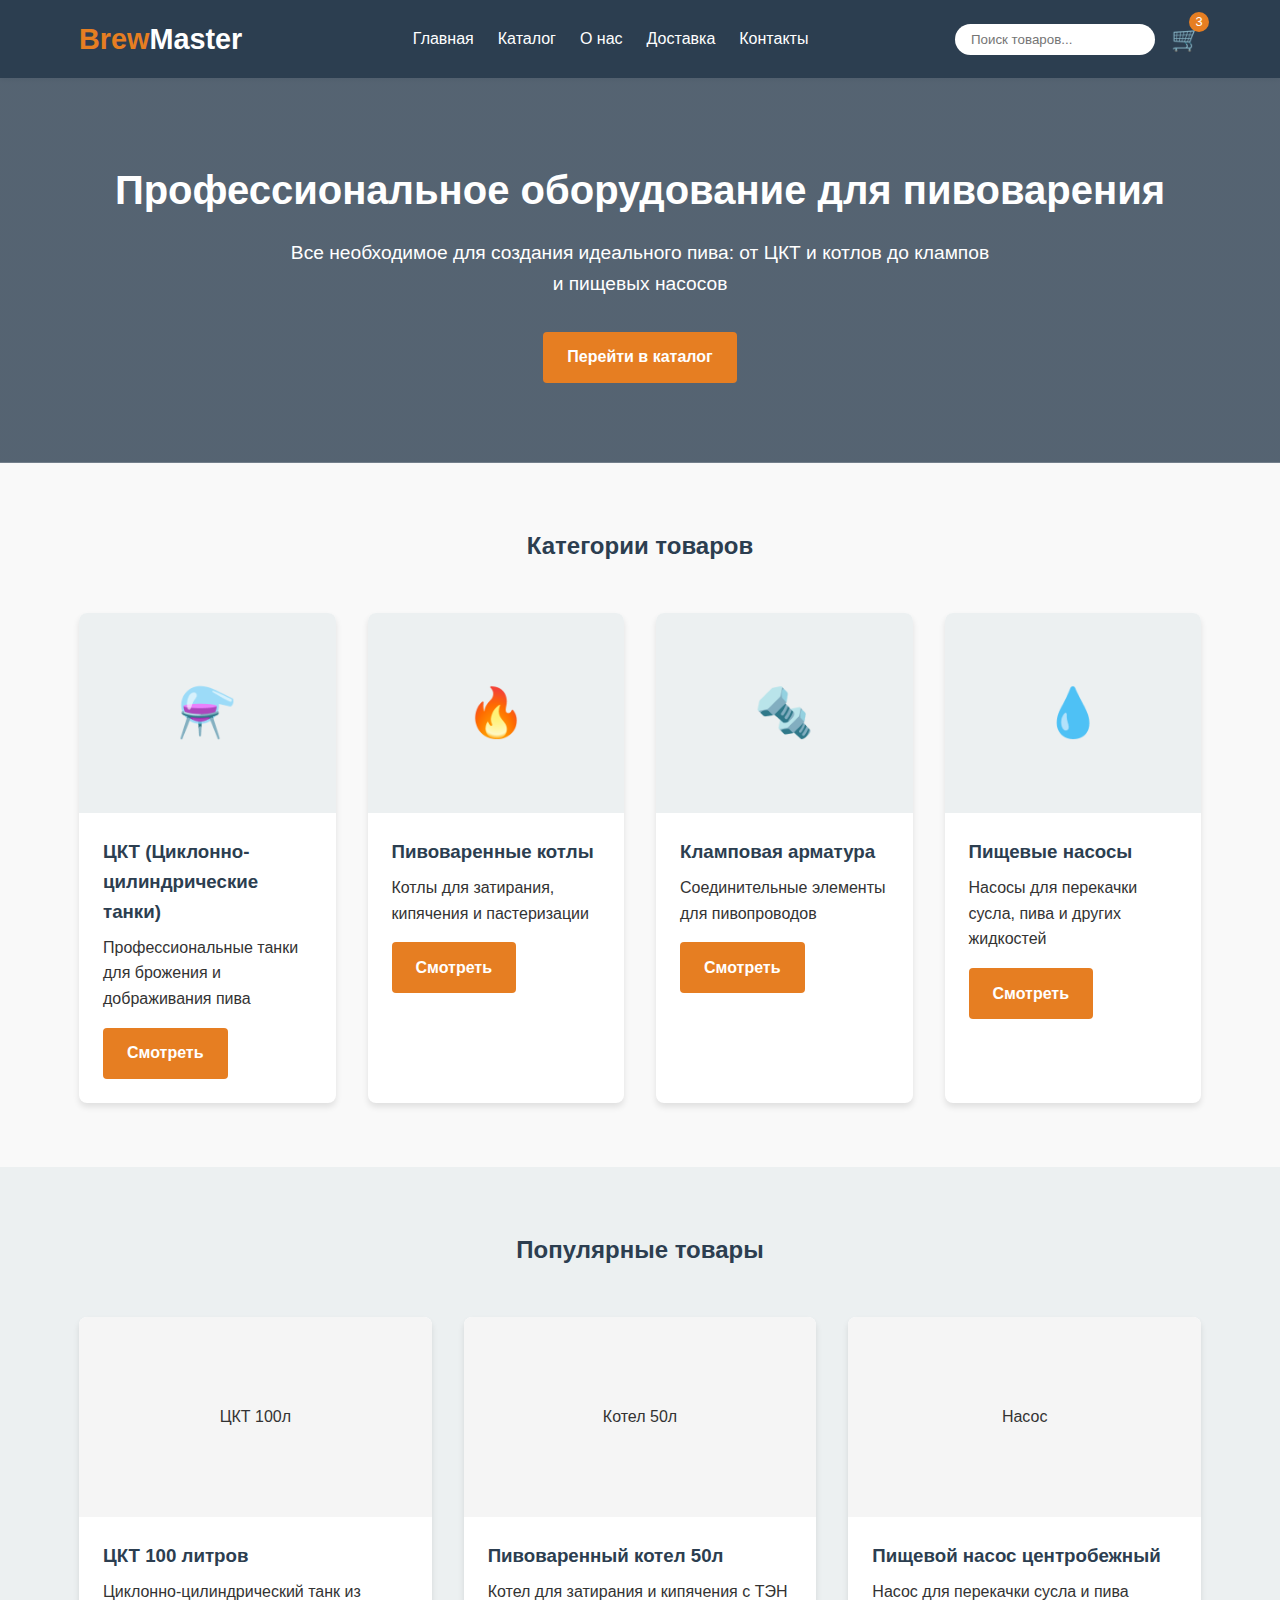
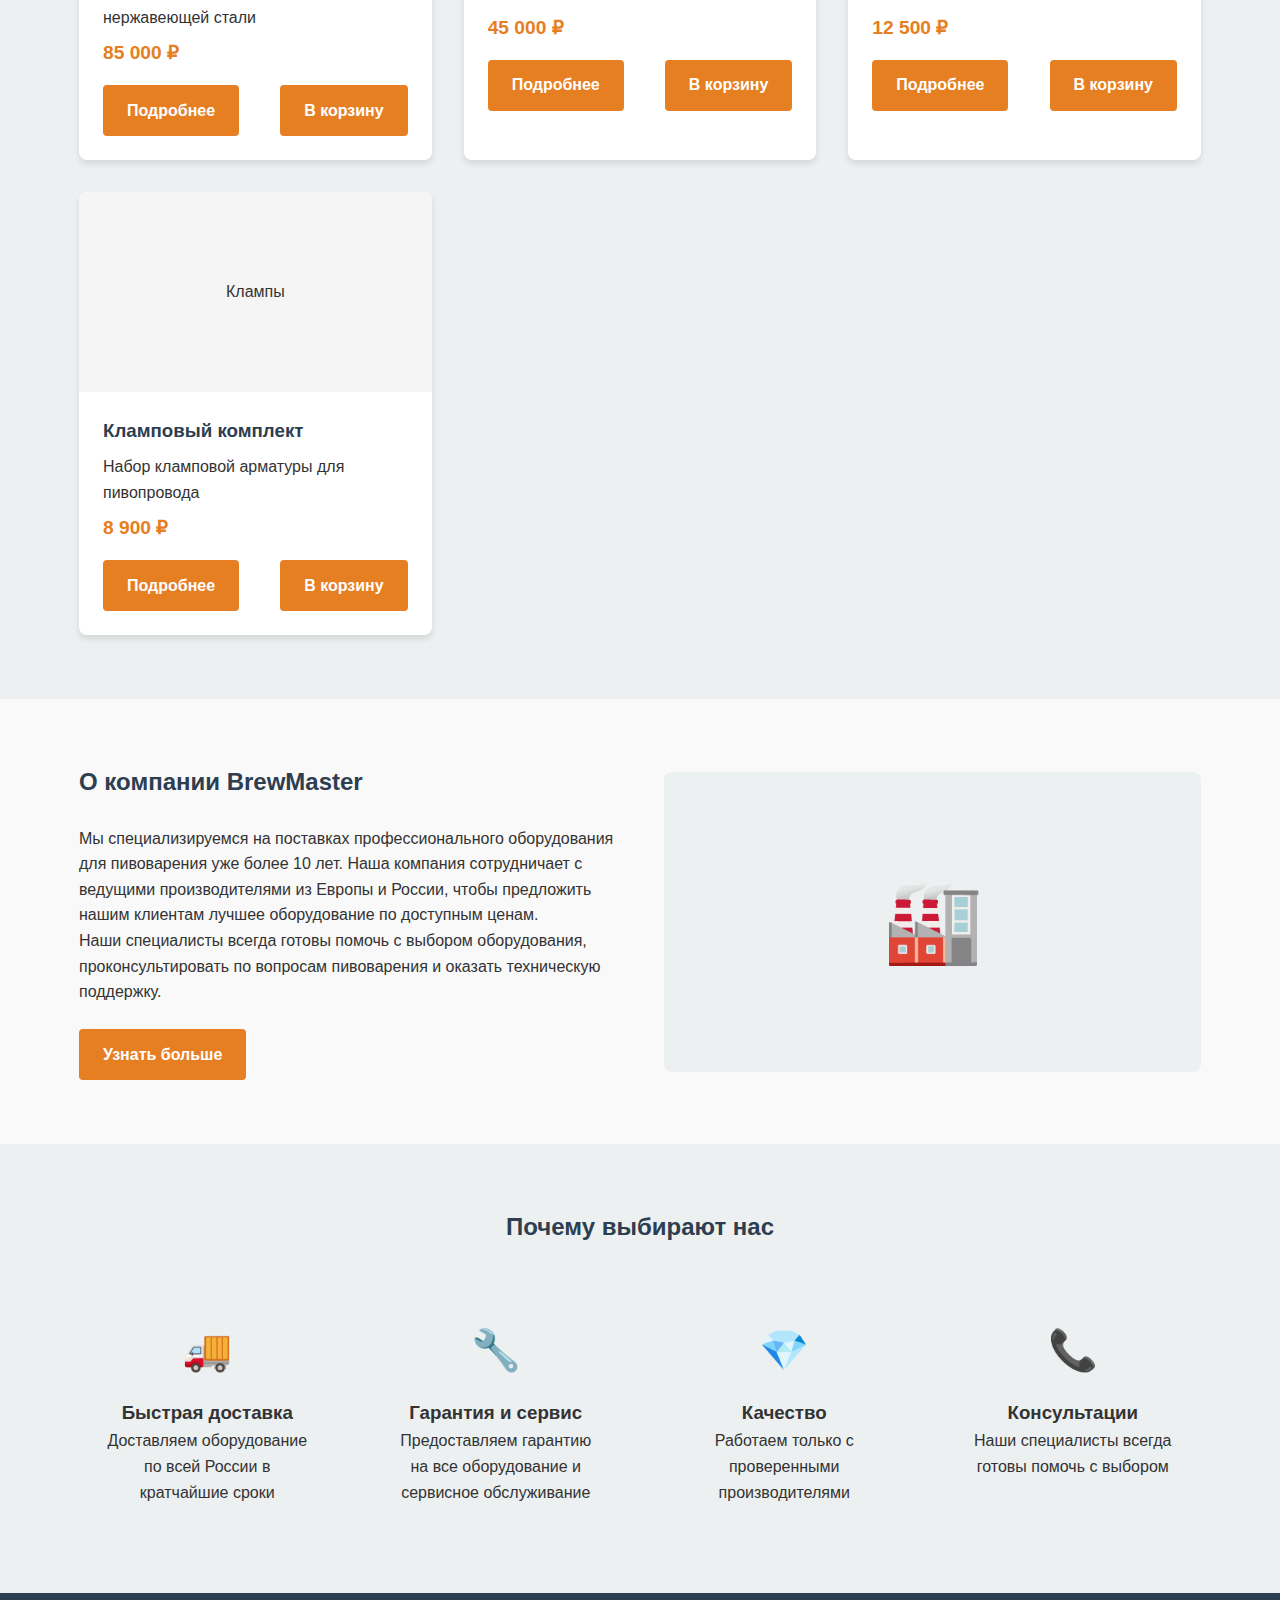
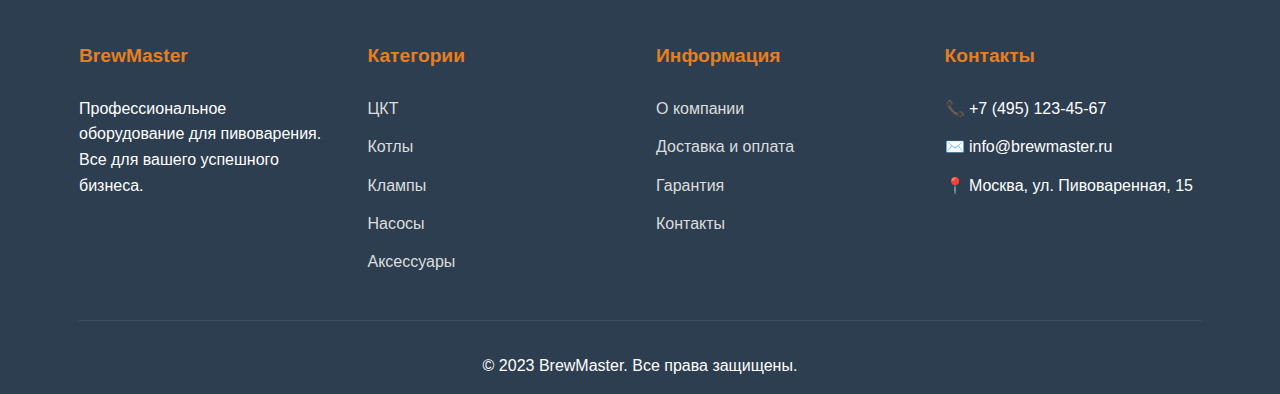
<file: src/main/resources/templates/index.html>
<!DOCTYPE html>
<html lang="ru" xmlns:th="http://www.thymeleaf.org">
<head>
    <meta charset="UTF-8">
    <meta name="viewport" content="width=device-width, initial-scale=1.0">
    <title>BrewMaster - Оборудование для пивоварения</title>
    <style>
        /* Базовые стили */
        :root {
            --primary: #e67e22;
            --secondary: #2c3e50;
            --light: #ecf0f1;
            --dark: #34495e;
            --accent: #d35400;
        }

        * {
            margin: 0;
            padding: 0;
            box-sizing: border-box;
            font-family: 'Segoe UI', Tahoma, Geneva, Verdana, sans-serif;
        }

        body {
            background-color: #f9f9f9;
            color: #333;
            line-height: 1.6;
        }

        .container {
            width: 90%;
            max-width: 1200px;
            margin: 0 auto;
            padding: 0 15px;
        }

        /* Шапка */
        header {
            background-color: var(--secondary);
            color: white;
            padding: 1rem 0;
            box-shadow: 0 2px 5px rgba(0,0,0,0.1);
        }

        .header-content {
            display: flex;
            justify-content: space-between;
            align-items: center;
        }

        .logo {
            font-size: 1.8rem;
            font-weight: bold;
            color: var(--primary);
        }

        .logo span {
            color: white;
        }

        nav ul {
            display: flex;
            list-style: none;
        }

        nav ul li {
            margin-left: 1.5rem;
        }

        nav ul li a {
            color: white;
            text-decoration: none;
            font-weight: 500;
            transition: color 0.3s;
        }

        nav ul li a:hover {
            color: var(--primary);
        }

        .header-actions {
            display: flex;
            align-items: center;
        }

        .search-cart {
            display: flex;
            align-items: center;
        }

        .search-box {
            position: relative;
            margin-right: 1rem;
        }

        .search-box input {
            padding: 0.5rem 1rem;
            border: none;
            border-radius: 20px;
            outline: none;
            width: 200px;
        }

        .cart-icon {
            position: relative;
            font-size: 1.5rem;
            color: white;
            cursor: pointer;
        }

        .cart-count {
            position: absolute;
            top: -8px;
            right: -8px;
            background-color: var(--primary);
            color: white;
            border-radius: 50%;
            width: 20px;
            height: 20px;
            display: flex;
            justify-content: center;
            align-items: center;
            font-size: 0.8rem;
        }

        /* Герой секция */
        .hero {
            background: linear-gradient(rgba(44, 62, 80, 0.8), rgba(44, 62, 80, 0.8)), url('https://images.unsplash.com/photo-1532634922-8fe0b757fb13?ixlib=rb-1.2.1&auto=format&fit=crop&w=1350&q=80');
            background-size: cover;
            background-position: center;
            color: white;
            padding: 5rem 0;
            text-align: center;
        }

        .hero h1 {
            font-size: 2.5rem;
            margin-bottom: 1rem;
        }

        .hero p {
            font-size: 1.2rem;
            max-width: 700px;
            margin: 0 auto 2rem;
        }

        .btn {
            display: inline-block;
            background-color: var(--primary);
            color: white;
            padding: 0.8rem 1.5rem;
            border: none;
            border-radius: 4px;
            font-size: 1rem;
            font-weight: 600;
            cursor: pointer;
            transition: background-color 0.3s;
            text-decoration: none;
        }

        .btn:hover {
            background-color: var(--accent);
        }

        /* Категории */
        .categories {
            padding: 4rem 0;
        }

        .section-title {
            text-align: center;
            margin-bottom: 3rem;
            color: var(--secondary);
        }

        .category-grid {
            display: grid;
            grid-template-columns: repeat(auto-fit, minmax(250px, 1fr));
            gap: 2rem;
        }

        .category-card {
            background-color: white;
            border-radius: 8px;
            overflow: hidden;
            box-shadow: 0 4px 6px rgba(0,0,0,0.1);
            transition: transform 0.3s;
        }

        .category-card:hover {
            transform: translateY(-5px);
        }

        .category-img {
            height: 200px;
            background-color: var(--light);
            display: flex;
            justify-content: center;
            align-items: center;
            font-size: 3rem;
            color: var(--secondary);
        }

        .category-content {
            padding: 1.5rem;
        }

        .category-content h3 {
            margin-bottom: 0.5rem;
            color: var(--secondary);
        }

        /* Популярные товары */
        .featured-products {
            padding: 4rem 0;
            background-color: var(--light);
        }

        .product-grid {
            display: grid;
            grid-template-columns: repeat(auto-fill, minmax(280px, 1fr));
            gap: 2rem;
        }

        .product-card {
            background-color: white;
            border-radius: 8px;
            overflow: hidden;
            box-shadow: 0 4px 6px rgba(0,0,0,0.1);
            transition: transform 0.3s;
        }

        .product-card:hover {
            transform: translateY(-5px);
        }

        .product-img {
            height: 200px;
            background-color: #f5f5f5;
            display: flex;
            justify-content: center;
            align-items: center;
        }

        .product-content {
            padding: 1.5rem;
        }

        .product-content h3 {
            margin-bottom: 0.5rem;
            color: var(--secondary);
        }

        .product-price {
            font-size: 1.2rem;
            font-weight: bold;
            color: var(--primary);
            margin: 0.5rem 0;
        }

        .product-actions {
            display: flex;
            justify-content: space-between;
            margin-top: 1rem;
        }

        /* О нас */
        .about {
            padding: 4rem 0;
        }

        .about-content {
            display: grid;
            grid-template-columns: 1fr 1fr;
            gap: 3rem;
            align-items: center;
        }

        .about-text h2 {
            margin-bottom: 1.5rem;
            color: var(--secondary);
        }

        .about-image {
            background-color: var(--light);
            height: 300px;
            border-radius: 8px;
            display: flex;
            justify-content: center;
            align-items: center;
            font-size: 5rem;
            color: var(--secondary);
        }

        /* Преимущества */
        .benefits {
            padding: 4rem 0;
            background-color: var(--light);
        }

        .benefits-grid {
            display: grid;
            grid-template-columns: repeat(auto-fit, minmax(250px, 1fr));
            gap: 2rem;
        }

        .benefit-item {
            text-align: center;
            padding: 1.5rem;
        }

        .benefit-icon {
            font-size: 2.5rem;
            color: var(--primary);
            margin-bottom: 1rem;
        }

        /* Подвал */
        footer {
            background-color: var(--secondary);
            color: white;
            padding: 3rem 0 1rem;
        }

        .footer-content {
            display: grid;
            grid-template-columns: repeat(auto-fit, minmax(200px, 1fr));
            gap: 2rem;
            margin-bottom: 2rem;
        }

        .footer-column h3 {
            color: var(--primary);
            margin-bottom: 1.5rem;
            font-size: 1.2rem;
        }

        .footer-column ul {
            list-style: none;
        }

        .footer-column ul li {
            margin-bottom: 0.8rem;
        }

        .footer-column ul li a {
            color: #ddd;
            text-decoration: none;
            transition: color 0.3s;
        }

        .footer-column ul li a:hover {
            color: var(--primary);
        }

        .footer-bottom {
            text-align: center;
            padding-top: 2rem;
            border-top: 1px solid rgba(255,255,255,0.1);
        }

        /* Адаптивность */
        @media (max-width: 768px) {
            .header-content {
                flex-direction: column;
                text-align: center;
            }

            nav ul {
                margin: 1rem 0;
            }

            .search-box input {
                width: 150px;
            }

            .hero h1 {
                font-size: 2rem;
            }

            .about-content {
                grid-template-columns: 1fr;
            }
        }
    </style>
</head>
<body>
<!-- Шапка -->
<header>
    <div class="container">
        <div class="header-content">
            <div class="logo">Brew<span>Master</span></div>
            <nav>
                <ul>
                    <li><a href="#">Главная</a></li>
                    <li><a href="#">Каталог</a></li>
                    <li><a href="#">О нас</a></li>
                    <li><a href="#">Доставка</a></li>
                    <li><a href="#">Контакты</a></li>
                </ul>
            </nav>
            <div class="header-actions">
                <div class="search-cart">
                    <div class="search-box">
                        <input type="text" placeholder="Поиск товаров...">
                    </div>
                    <div class="cart-icon">
                        🛒
                        <div class="cart-count">3</div>
                    </div>
                </div>
            </div>
        </div>
    </div>
</header>

<!-- Герой секция -->
<section class="hero">
    <div class="container">
        <h1>Профессиональное оборудование для пивоварения</h1>
        <p>Все необходимое для создания идеального пива: от ЦКТ и котлов до клампов и пищевых насосов</p>
        <a href="#" class="btn">Перейти в каталог</a>
    </div>
</section>

<!-- Категории -->
<section class="categories">
    <div class="container">
        <h2 class="section-title">Категории товаров</h2>
        <div class="category-grid">
            <div class="category-card">
                <div class="category-img">⚗️</div>
                <div class="category-content">
                    <h3>ЦКТ (Циклонно-цилиндрические танки)</h3>
                    <p>Профессиональные танки для брожения и дображивания пива</p>
                    <a href="#" class="btn" style="margin-top: 1rem;">Смотреть</a>
                </div>
            </div>
            <div class="category-card">
                <div class="category-img">🔥</div>
                <div class="category-content">
                    <h3>Пивоваренные котлы</h3>
                    <p>Котлы для затирания, кипячения и пастеризации</p>
                    <a href="#" class="btn" style="margin-top: 1rem;">Смотреть</a>
                </div>
            </div>
            <div class="category-card">
                <div class="category-img">🔩</div>
                <div class="category-content">
                    <h3>Кламповая арматура</h3>
                    <p>Соединительные элементы для пивопроводов</p>
                    <a href="#" class="btn" style="margin-top: 1rem;">Смотреть</a>
                </div>
            </div>
            <div class="category-card">
                <div class="category-img">💧</div>
                <div class="category-content">
                    <h3>Пищевые насосы</h3>
                    <p>Насосы для перекачки сусла, пива и других жидкостей</p>
                    <a href="#" class="btn" style="margin-top: 1rem;">Смотреть</a>
                </div>
            </div>
        </div>
    </div>
</section>

<!-- Популярные товары -->
<section class="featured-products">
    <div class="container">
        <h2 class="section-title">Популярные товары</h2>
        <div class="product-grid">
            <div class="product-card">
                <div class="product-img">ЦКТ 100л</div>
                <div class="product-content">
                    <h3>ЦКТ 100 литров</h3>
                    <p>Циклонно-цилиндрический танк из нержавеющей стали</p>
                    <div class="product-price">85 000 ₽</div>
                    <div class="product-actions">
                        <a href="#" class="btn">Подробнее</a>
                        <a href="#" class="btn">В корзину</a>
                    </div>
                </div>
            </div>
            <div class="product-card">
                <div class="product-img">Котел 50л</div>
                <div class="product-content">
                    <h3>Пивоваренный котел 50л</h3>
                    <p>Котел для затирания и кипячения с ТЭН</p>
                    <div class="product-price">45 000 ₽</div>
                    <div class="product-actions">
                        <a href="#" class="btn">Подробнее</a>
                        <a href="#" class="btn">В корзину</a>
                    </div>
                </div>
            </div>
            <div class="product-card">
                <div class="product-img">Насос</div>
                <div class="product-content">
                    <h3>Пищевой насос центробежный</h3>
                    <p>Насос для перекачки сусла и пива</p>
                    <div class="product-price">12 500 ₽</div>
                    <div class="product-actions">
                        <a href="#" class="btn">Подробнее</a>
                        <a href="#" class="btn">В корзину</a>
                    </div>
                </div>
            </div>
            <div class="product-card">
                <div class="product-img">Клампы</div>
                <div class="product-content">
                    <h3>Кламповый комплект</h3>
                    <p>Набор кламповой арматуры для пивопровода</p>
                    <div class="product-price">8 900 ₽</div>
                    <div class="product-actions">
                        <a href="#" class="btn">Подробнее</a>
                        <a href="#" class="btn">В корзину</a>
                    </div>
                </div>
            </div>
        </div>
    </div>
</section>

<!-- О нас -->
<section class="about">
    <div class="container">
        <div class="about-content">
            <div class="about-text">
                <h2>О компании BrewMaster</h2>
                <p>Мы специализируемся на поставках профессионального оборудования для пивоварения уже более 10 лет. Наша компания сотрудничает с ведущими производителями из Европы и России, чтобы предложить нашим клиентам лучшее оборудование по доступным ценам.</p>
                <p>Наши специалисты всегда готовы помочь с выбором оборудования, проконсультировать по вопросам пивоварения и оказать техническую поддержку.</p>
                <a href="#" class="btn" style="margin-top: 1.5rem;">Узнать больше</a>
            </div>
            <div class="about-image">🏭</div>
        </div>
    </div>
</section>

<!-- Преимущества -->
<section class="benefits">
    <div class="container">
        <h2 class="section-title">Почему выбирают нас</h2>
        <div class="benefits-grid">
            <div class="benefit-item">
                <div class="benefit-icon">🚚</div>
                <h3>Быстрая доставка</h3>
                <p>Доставляем оборудование по всей России в кратчайшие сроки</p>
            </div>
            <div class="benefit-item">
                <div class="benefit-icon">🔧</div>
                <h3>Гарантия и сервис</h3>
                <p>Предоставляем гарантию на все оборудование и сервисное обслуживание</p>
            </div>
            <div class="benefit-item">
                <div class="benefit-icon">💎</div>
                <h3>Качество</h3>
                <p>Работаем только с проверенными производителями</p>
            </div>
            <div class="benefit-item">
                <div class="benefit-icon">📞</div>
                <h3>Консультации</h3>
                <p>Наши специалисты всегда готовы помочь с выбором</p>
            </div>
        </div>
    </div>
</section>

<!-- Подвал -->
<footer>
    <div class="container">
        <div class="footer-content">
            <div class="footer-column">
                <h3>BrewMaster</h3>
                <p>Профессиональное оборудование для пивоварения. Все для вашего успешного бизнеса.</p>
            </div>
            <div class="footer-column">
                <h3>Категории</h3>
                <ul>
                    <li><a href="#">ЦКТ</a></li>
                    <li><a href="#">Котлы</a></li>
                    <li><a href="#">Клампы</a></li>
                    <li><a href="#">Насосы</a></li>
                    <li><a href="#">Аксессуары</a></li>
                </ul>
            </div>
            <div class="footer-column">
                <h3>Информация</h3>
                <ul>
                    <li><a href="#">О компании</a></li>
                    <li><a href="#">Доставка и оплата</a></li>
                    <li><a href="#">Гарантия</a></li>
                    <li><a href="#">Контакты</a></li>
                </ul>
            </div>
            <div class="footer-column">
                <h3>Контакты</h3>
                <ul>
                    <li>📞 +7 (495) 123-45-67</li>
                    <li>✉️ info@brewmaster.ru</li>
                    <li>📍 Москва, ул. Пивоваренная, 15</li>
                </ul>
            </div>
        </div>
        <div class="footer-bottom">
            <p>&copy; 2023 BrewMaster. Все права защищены.</p>
        </div>
    </div>
</footer>
</body>
</html>
</file>
